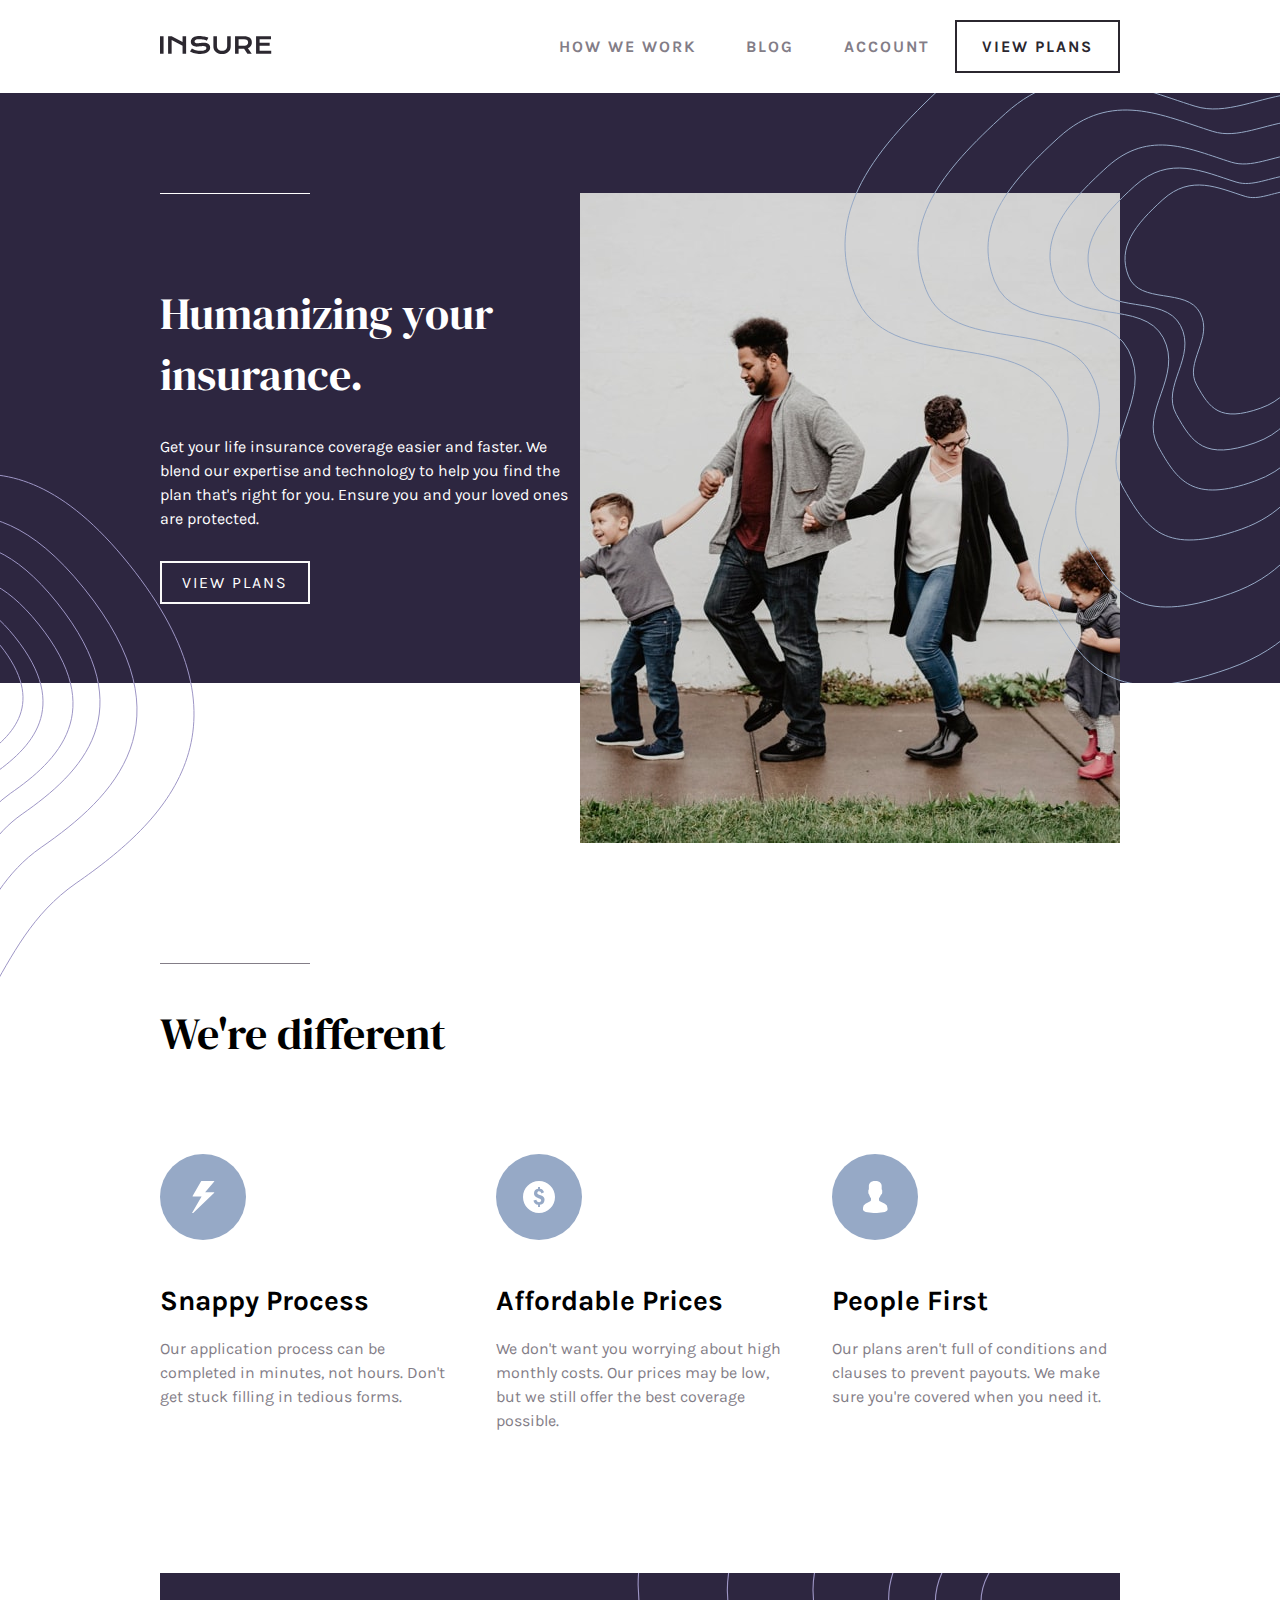
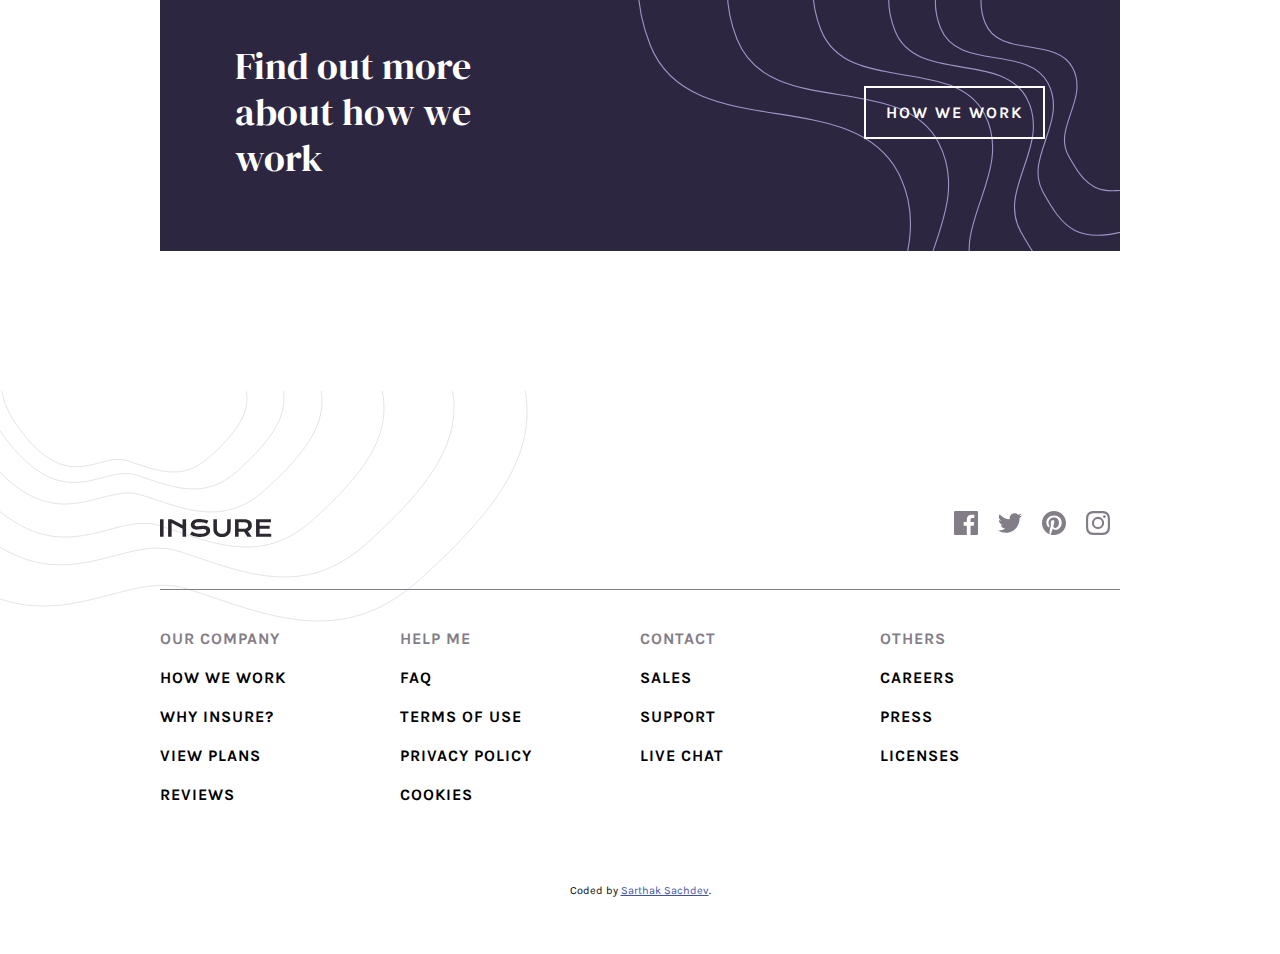
<file: index.html>
<!DOCTYPE html>
<html lang="en">
  <head>
    <meta charset="UTF-8" />
    <meta name="viewport" content="width=device-width, initial-scale=1.0" />
    <script src="https://ajax.googleapis.com/ajax/libs/jquery/3.5.1/jquery.min.js"></script>
    <link rel="stylesheet" href="style.css" />

    <link
      rel="icon"
      type="image/png"
      sizes="32x32"
      href="./images/favicon-32x32.png"
    />

    <title>Insure- Humanizing your insurance</title>

    <style>
      .attribution {
        font-size: 11px;
        text-align: center;
      }
      .attribution a {
        color: hsl(228, 45%, 44%);
      }
    </style>
  </head>
  <body>
    <header>
      <div><img src="images/logo.svg" alt="logo" /></div>

      <img
        class="dropbtn"
        src="images/icon-hamburger.svg"
        alt="hamburger-icon"
      />
      <div class="dropdown-content">
        <a href="#">How we work</a>
        <a href="#">Blog</a>
        <a href="#">Account</a>
        <a href="#" id="viewplansBtn">View plans </a>
      </div>
    </header>

    <main>
      <section>
        <div class="intro">
          <div>
            <picture>
              <source
                media="(min-width:960px)"
                srcset="images/image-intro-desktop.jpg"
              />
              <img
                class="image-intro"
                src="images/image-intro-mobile.jpg"
                alt="intro image"
              />
            </picture>
          </div>
          <div class="introDescription">
            <h1>Humanizing your insurance.</h1>
            <p>
              Get your life insurance coverage easier and faster. We blend our
              expertise and technology to help you find the plan that's right
              for you. Ensure you and your loved ones are protected.
            </p>
            <button>View plans</button>
          </div>
        </div>
      </section>

      <section>
        <div class="mid-section">
          <h2>We're different</h2>
          <div class="flex-container">
            <div>
              <img
                src="images/icon-snappy-process.svg"
                alt="icon-snappy-process"
              />
              <h4>Snappy Process</h4>
              <p>
                Our application process can be completed in minutes, not hours.
                Don't get stuck filling in tedious forms.
              </p>
            </div>
            <div>
              <img
                src="images/icon-affordable-prices.svg"
                alt="icon-affordable-prices"
              />
              <h4>Affordable Prices</h4>
              <p>
                We don't want you worrying about high monthly costs. Our prices
                may be low, but we still offer the best coverage possible.
              </p>
            </div>
            <div>
              <img src="images/icon-people-first.svg" alt="icon-people-first" />
              <h4>People First</h4>
              <p>
                Our plans aren't full of conditions and clauses to prevent
                payouts. We make sure you're covered when you need it.
              </p>
            </div>
          </div>
        </div>
      </section>

      <section>
        <div class="last-section">
          <h2>Find out more about how we work</h2>
          <button>How we work</button>
        </div>
      </section>
    </main>

    <footer>
      <div class="footer-logo-socials">
        <div>
          <img src="images/logo.svg" alt="logo" />
        </div>
        <div class="social-icons">
          <ul>
            <li>
              <a href="#" rel="noopener" title="#"
                ><svg xmlns="http://www.w3.org/2000/svg" width="24" height="24">
                  <path
                    fill="#837D88"
                    d="M22.675 0H1.325C.593 0 0 .593 0 1.325v21.351C0 23.407.593 24 1.325 24H12.82v-9.294H9.692v-3.622h3.128V8.413c0-3.1 1.893-4.788 4.659-4.788 1.325 0 2.463.099 2.795.143v3.24l-1.918.001c-1.504 0-1.795.715-1.795 1.763v2.313h3.587l-.467 3.622h-3.12V24h6.116c.73 0 1.323-.593 1.323-1.325V1.325C24 .593 23.407 0 22.675 0z"
                  /></svg
              ></a>
            </li>
            <li>
              <a href="#" rel="noopener" title="#"
                ><svg xmlns="http://www.w3.org/2000/svg" width="24" height="20">
                  <path
                    fill="#837D88"
                    d="M24 2.557a9.83 9.83 0 01-2.828.775A4.932 4.932 0 0023.337.608a9.864 9.864 0 01-3.127 1.195A4.916 4.916 0 0016.616.248c-3.179 0-5.515 2.966-4.797 6.045A13.978 13.978 0 011.671 1.149a4.93 4.93 0 001.523 6.574 4.903 4.903 0 01-2.229-.616c-.054 2.281 1.581 4.415 3.949 4.89a4.935 4.935 0 01-2.224.084 4.928 4.928 0 004.6 3.419A9.9 9.9 0 010 17.54a13.94 13.94 0 007.548 2.212c9.142 0 14.307-7.721 13.995-14.646A10.025 10.025 0 0024 2.557z"
                  /></svg
              ></a>
            </li>
            <li>
              <a href="#" rel="noopener" title="#"
                ><svg xmlns="http://www.w3.org/2000/svg" width="24" height="24">
                  <path
                    fill="#837D88"
                    d="M12 0C5.373 0 0 5.372 0 12c0 5.084 3.163 9.426 7.627 11.174-.105-.949-.2-2.405.042-3.441.218-.937 1.407-5.965 1.407-5.965s-.359-.719-.359-1.782c0-1.668.967-2.914 2.171-2.914 1.023 0 1.518.769 1.518 1.69 0 1.029-.655 2.568-.994 3.995-.283 1.194.599 2.169 1.777 2.169 2.133 0 3.772-2.249 3.772-5.495 0-2.873-2.064-4.882-5.012-4.882-3.414 0-5.418 2.561-5.418 5.207 0 1.031.397 2.138.893 2.738a.36.36 0 01.083.345l-.333 1.36c-.053.22-.174.267-.402.161-1.499-.698-2.436-2.889-2.436-4.649 0-3.785 2.75-7.262 7.929-7.262 4.163 0 7.398 2.967 7.398 6.931 0 4.136-2.607 7.464-6.227 7.464-1.216 0-2.359-.631-2.75-1.378l-.748 2.853c-.271 1.043-1.002 2.35-1.492 3.146C9.57 23.812 10.763 24 12 24c6.627 0 12-5.373 12-12 0-6.628-5.373-12-12-12z"
                  />
                </svg>
              </a>
            </li>
            <li>
              <a href="#" rel="noopener" title="#"
                ><svg xmlns="http://www.w3.org/2000/svg" width="24" height="24">
                  <path
                    fill="#837D88"
                    d="M12 2.163c3.204 0 3.584.012 4.85.07 3.252.148 4.771 1.691 4.919 4.919.058 1.265.069 1.645.069 4.849 0 3.205-.012 3.584-.069 4.849-.149 3.225-1.664 4.771-4.919 4.919-1.266.058-1.644.07-4.85.07-3.204 0-3.584-.012-4.849-.07-3.26-.149-4.771-1.699-4.919-4.92-.058-1.265-.07-1.644-.07-4.849 0-3.204.013-3.583.07-4.849.149-3.227 1.664-4.771 4.919-4.919 1.266-.057 1.645-.069 4.849-.069zM12 0C8.741 0 8.333.014 7.053.072 2.695.272.273 2.69.073 7.052.014 8.333 0 8.741 0 12c0 3.259.014 3.668.072 4.948.2 4.358 2.618 6.78 6.98 6.98C8.333 23.986 8.741 24 12 24c3.259 0 3.668-.014 4.948-.072 4.354-.2 6.782-2.618 6.979-6.98.059-1.28.073-1.689.073-4.948 0-3.259-.014-3.667-.072-4.947-.196-4.354-2.617-6.78-6.979-6.98C15.668.014 15.259 0 12 0zm0 5.838a6.162 6.162 0 100 12.324 6.162 6.162 0 000-12.324zM12 16a4 4 0 110-8 4 4 0 010 8zm6.406-11.845a1.44 1.44 0 100 2.881 1.44 1.44 0 000-2.881z"
                  /></svg
              ></a>
            </li>
          </ul>
        </div>
      </div>

      <div class="footer-menu">
        <div>
          <h4>Our company</h4>
          <ul>
            <li>How we work</li>
            <li>Why Insure?</li>
            <li>View plans</li>
            <li>Reviews</li>
          </ul>
        </div>
        <div>
          <h4>Help me</h4>
          <ul>
            <li>FAQ</li>
            <li>Terms of use</li>
            <li>Privacy policy</li>
            <li>Cookies</li>
          </ul>
        </div>
        <div>
          <h4>Contact</h4>
          <ul>
            <li>Sales</li>
            <li>Support</li>
            <li>Live chat</li>
          </ul>
        </div>
        <div>
          <h4>Others</h4>
          <ul>
            <li>Careers</li>
            <li>Press</li>
            <li>Licenses</li>
          </ul>
        </div>
      </div>
    </footer>

    <div class="attribution">
      Coded by
      <a
        target="_blank"
        href="https://github.com/SartHak-0-Sach"
        rel="noopener"
        >Sarthak Sachdev</a
      >.
    </div>

    <br />
    <br />
    <br />

    <script src="script.js"></script>
  </body>
</html>
</file>
<file: style.css>
@import url('https://fonts.googleapis.com/css2?family=DM+Serif+Display&family=Karla:wght@400;700&display=swap');

:root {



    /* ### Primary */

    --DarkViolet: hsl(256, 26%, 20%);
    --GrayishBlue: hsl(216, 30%, 68%);

    /* ### Neutral */

    --VeryDarkViolet: hsl(270, 9%, 17%);
    --DarkGrayishViolet: hsl(273, 4%, 51%);
    --VeryLightGray: hsl(0, 0%, 98%);

    --fw-DM: 400;

    --fw-KarlaRegular: 400;
    --fw-KarlaBold: 700;
}

*,
*::before,
*::after {
    margin: 0;
    padding: 0;
    box-sizing: border-box;
}


input,
button,
textarea,
select {
    font: inherit;
    color: inherit;
}

h1,
h2,
h3 {

    font-family: 'DM Serif Display', serif;
    /*headings*/
    font-weight: var(--fw-DM);
}

body {
    font-family: 'Karla', sans-serif;
    font-size: 16px;
    text-align: center;

}

header {
    position: sticky;
    top: 0;
    display: flex;
    width: 100%;
    justify-content: space-between;
    align-items: center;
    padding: 25px;
    background-color: white;
    z-index: 5;
}




.dropbtn {
    border: none;
    cursor: pointer;
}

.dropdown-content {
    display: none;
    position: absolute;
    background: var(--VeryDarkViolet) url("images/bg-pattern-mobile-nav.svg") no-repeat fixed 100% 100%;
    width: 100%;
    height: 100vh;
    top: 80px;
    right: 0;
    padding: 25px;
}

.dropdown-content a {
    text-transform: uppercase;
    padding: 12px;
    text-decoration: none;
    display: block;
    transition-delay: 0.3s;
    color: var(--VeryLightGray);
    font-weight: var(--fw-KarlaBold);
    letter-spacing: 2px;
    padding: 15px 0;
    margin: 10px 0;
    transition: 0.4s;
}

.dropdown-content a:hover {
    letter-spacing: 4px;
}

#viewplansBtn {
    border: 2px solid white;
    padding: 20px 90px;
}

.intro {
    margin-bottom: 140px;
    display: flex;
    flex-direction: column;
    justify-content: center;
    align-items: center;
    position: relative;
    background-color: var(--DarkViolet);

}

.image-intro {
    display: block;
}

.introDescription {
    padding: 90px 25px;
    color: white;

}

.intro::before {
    content: '';
    background-image: url(images/bg-pattern-intro-left-mobile.svg);
    background-repeat: no-repeat;
    background-position: left top;
    position: absolute;
    height: 100%;
    width: 100%;
    left: 0;
    top: 451px;
    pointer-events: none
}

.intro::after {
    content: '';
    background-image: url(images/bg-pattern-intro-right-mobile.svg);
    background-repeat: no-repeat;
    background-position: bottom right;
    position: absolute;
    bottom: -18%;
    right: 0;
    height: 100%;
    width: 100%;
    pointer-events: none
}

.introDescription h1 {
    font-size: 2.75rem;
}

.introDescription p {
    margin: 30px 0;
    line-height: 1.5;
    font-weight: var(--fw-KarlaRegular);
}

.introDescription button {
    border: 2px solid var(--VeryLightGray);
    padding: 10px 20px;
    background-color: transparent;
    text-transform: uppercase;
    letter-spacing: 2px;
    transition: 0.3s;
}


.mid-section h2 {
    font-size: 2.75rem;
    padding: 40px 0 30px 0;
    position: relative;
}

.mid-section h2::before {
    content: '';
    background: var(--DarkGrayishViolet);
    position: absolute;
    height: 1px;
    width: 150px;
    top: 0;
    left: 0;
    right: 0;
    margin: auto;
}

.flex-container {
    padding: 0 25px;
}

.flex-container>div {
    margin-top: 60px;
}

.flex-container h4 {
    font-size: 1.75rem;
    margin: 40px 0 20px 0;
}

.flex-container p {
    color: var(--DarkGrayishViolet);
    line-height: 1.5;
}

.last-section {
    margin: 140px 25px;
    padding: 70px 40px;
    background: var(--DarkViolet) url(images/bg-pattern-how-we-work-mobile.svg) no-repeat top right;
    color: white;
    background-size: contain;
}

.last-section h2 {
    font-size: 2.4rem;
    line-height: 1.2;
}

.last-section button {
    padding: 15px 20px;
    text-transform: uppercase;
    letter-spacing: 2px;
    margin-top: 40px;
    border: 2px solid white;
    background: transparent;
    font-weight: var(--fw-KarlaBold);
    transition: 0.3s;
}

.last-section button:hover,
.introDescription button:hover {
    cursor: pointer;
    background-color: var(--VeryLightGray);
    color: var(--VeryDarkViolet);
}

footer {
    padding: 80px 0;
    background: url(images/bg-pattern-footer-mobile.svg) no-repeat top left;
    /* background-size: contain; */
}

.social-icons {
    margin-top: 30px;
    padding-bottom: 40px;
}

.social-icons ul {

    display: flex;
    list-style: none;
    justify-content: center;
    align-items: center;
}

.social-icons ul li {
    padding: 10px;
    transition: 0.3s;
}

.social-icons ul li:hover path {
    fill: var(--VeryDarkViolet);
}

.footer-menu {
    position: relative;
    text-transform: uppercase;
}

.footer-menu::before {
    content: '';
    background: var(--DarkGrayishViolet);
    position: absolute;
    height: 1px;
    width: 325px;
    top: 0;
    left: 0;
    right: 0;
    margin: auto;
}

.footer-menu div {
    padding-top: 40px;
    letter-spacing: 1px;

}

.footer-menu h4 {
    color: var(--DarkGrayishViolet);
}

.footer-menu ul {
    margin-top: 20px;
    list-style: none;
}

.footer-menu ul li {
    margin-top: 20px;
    font-weight: var(--fw-KarlaBold);
}

.footer-menu ul li:hover {
    text-decoration: underline;
    cursor: pointer;
}

@media (min-width:960px) {
    body {
        text-align: left;
    }

    header {
        padding: 20px 160px;
    }

    .dropbtn {
        display: none;
    }

    .dropdown-content {
        display: flex;
        justify-content: flex-end;
        height: auto;
        background-color: transparent;
        position: static;
        padding: 0;
    }

    .dropdown-content a {
        padding: 0 25px;
        margin: 0;
        color: var(--DarkGrayishViolet);
        align-self: center;
    }

    .dropdown-content a:hover {
        letter-spacing: 2px;
        color: var(--VeryDarkViolet);
    }

    #viewplansBtn {
        margin: 0;
        padding: 15px 25px;
        color: var(--VeryDarkViolet);
        border-color: var(--VeryDarkViolet);
    }

    #viewplansBtn:hover {
        background-color: var(--VeryDarkViolet);
        color: var(--VeryLightGray);
    }

    .intro {
        flex-direction: row-reverse;
        align-items: flex-start;
        padding: 100px 160px 0 160px;
        margin-bottom: 280px;
        height: min-content;
    }

    .intro::before {
        background-image: url(images/bg-pattern-intro-left-desktop.svg);
        background-position: left bottom;
        top: 50%;
    }

    .intro::after {
        background-image: url(images/bg-pattern-intro-right-desktop.svg);
        background-position: right top;
        top: 0;
        bottom: 0;
    }

    .image-intro {
        margin-bottom: -160px;

    }

    .introDescription {
        padding: 0;
    }

    .introDescription h1 {
        position: relative;
        padding-top: 90px;
    }

    .introDescription h1:before {
        content: '';
        background: white;
        position: absolute;
        height: 1px;
        width: 150px;
        top: 0;
        left: 0;
    }

    .mid-section {
        padding: 0 160px;
    }

    .flex-container {
        padding: 0;
        display: flex;
        justify-content: space-between;
    }

    .flex-container div {
        width: 30%;
    }

    .mid-section h2::before {
        margin: 0;
    }

    .last-section {
        margin-left: 160px;
        margin-right: 160px;
        background-image: url(images/bg-pattern-how-we-work-desktop.svg);
        display: flex;
        justify-content: space-between;
        align-items: center;
        padding-left: 75px;
        padding-right: 75px;

    }

    .last-section h2 {
        flex-basis: 39%;

    }

    .last-section button {
        margin: 0;
    }

    footer {
        background-image: url(images/bg-pattern-footer-desktop.svg);
        padding-left: 160px;
        padding-right: 160px;
    }

    .footer-logo-socials {
        display: flex;
        justify-content: space-between;
        align-items: center;
    }

    .footer-menu::before {
        width: 100%;
    }

    .footer-menu {
        display: flex;
    }

    .footer-menu>div {
        width: 25%;
    }


}
</file>
